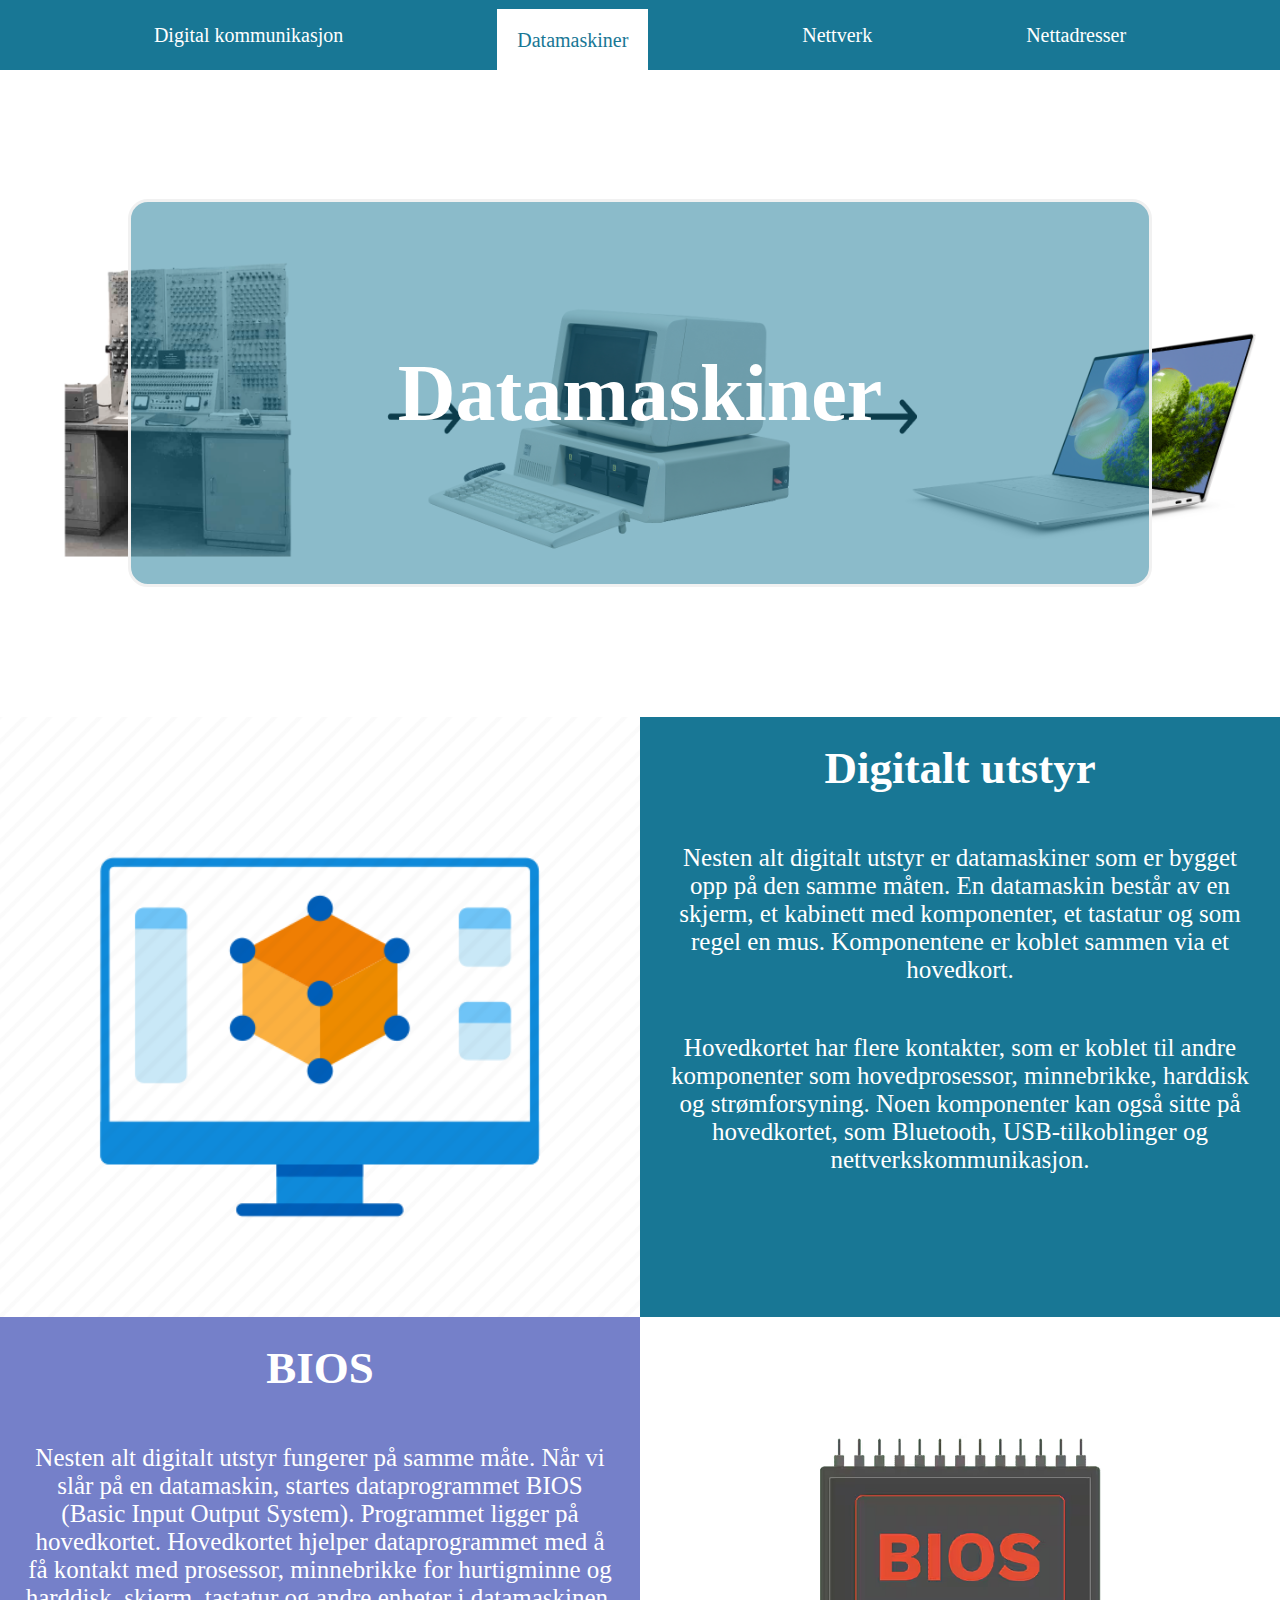
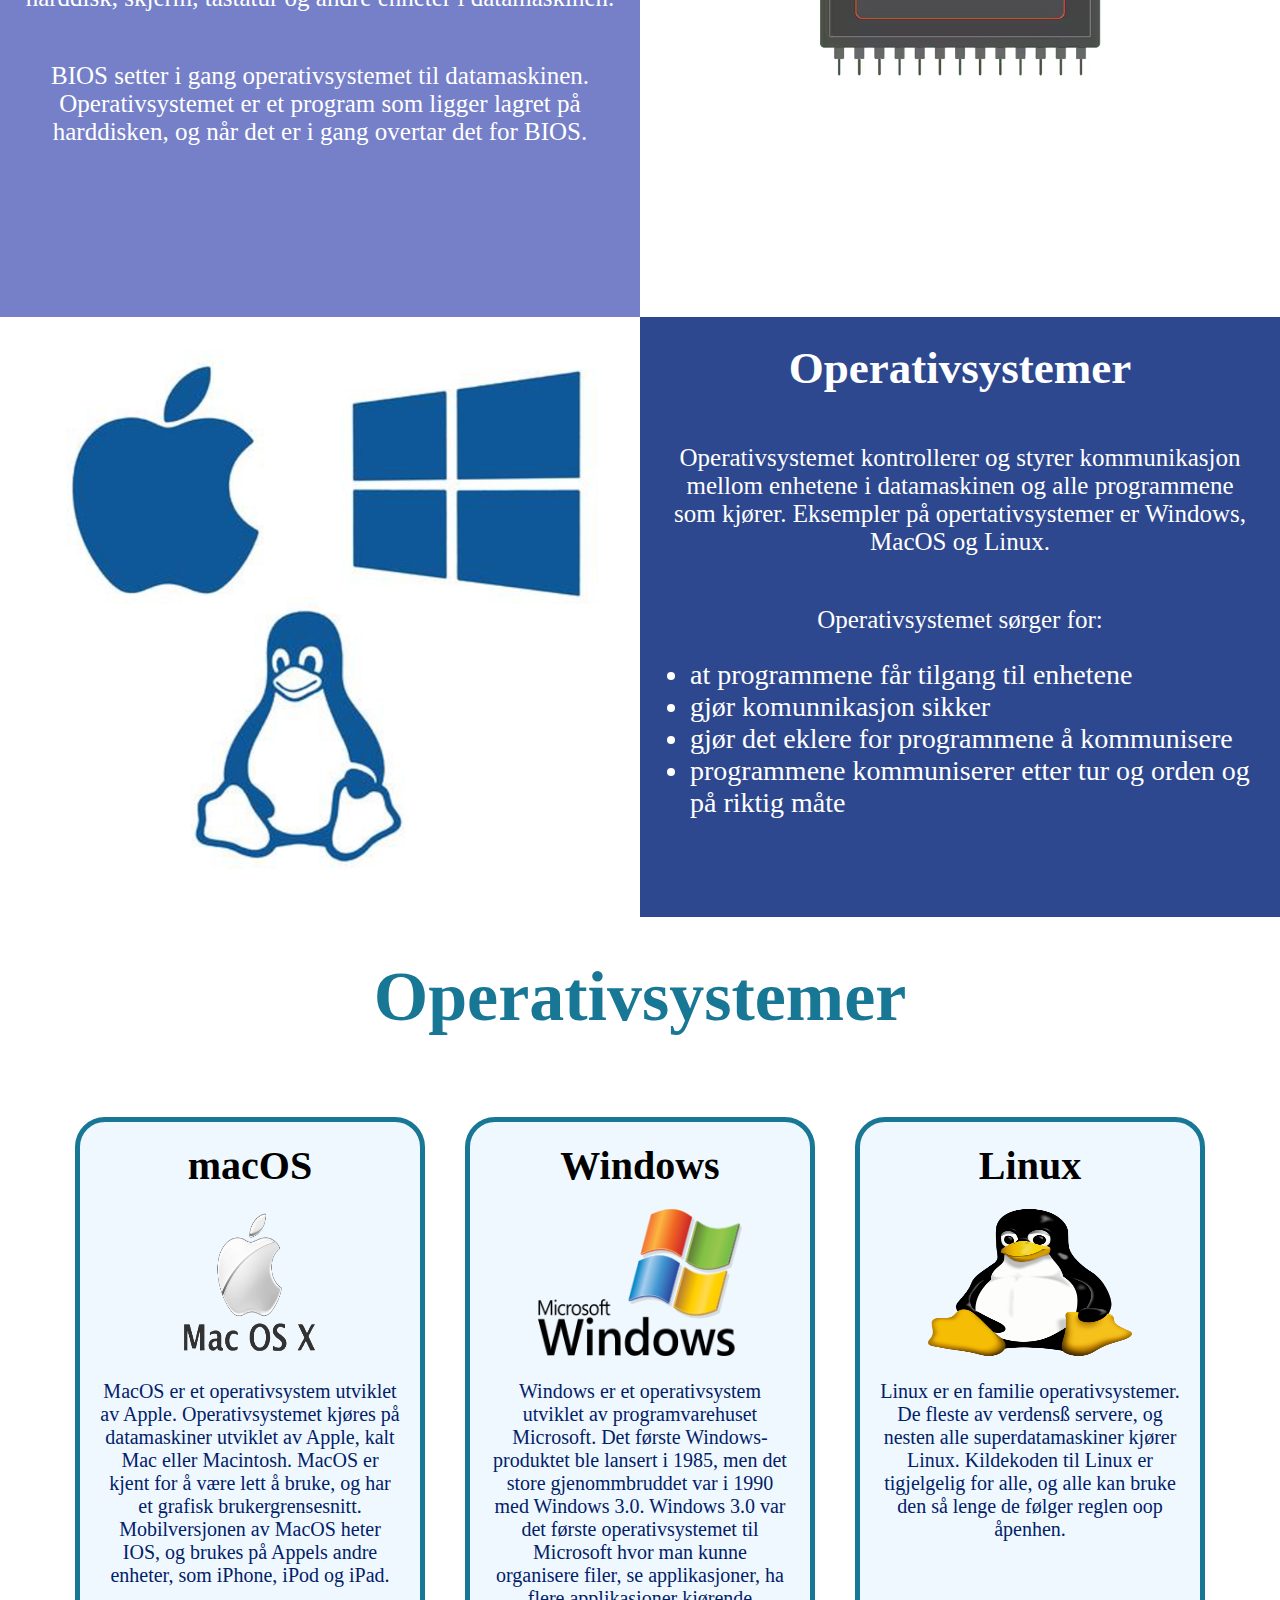
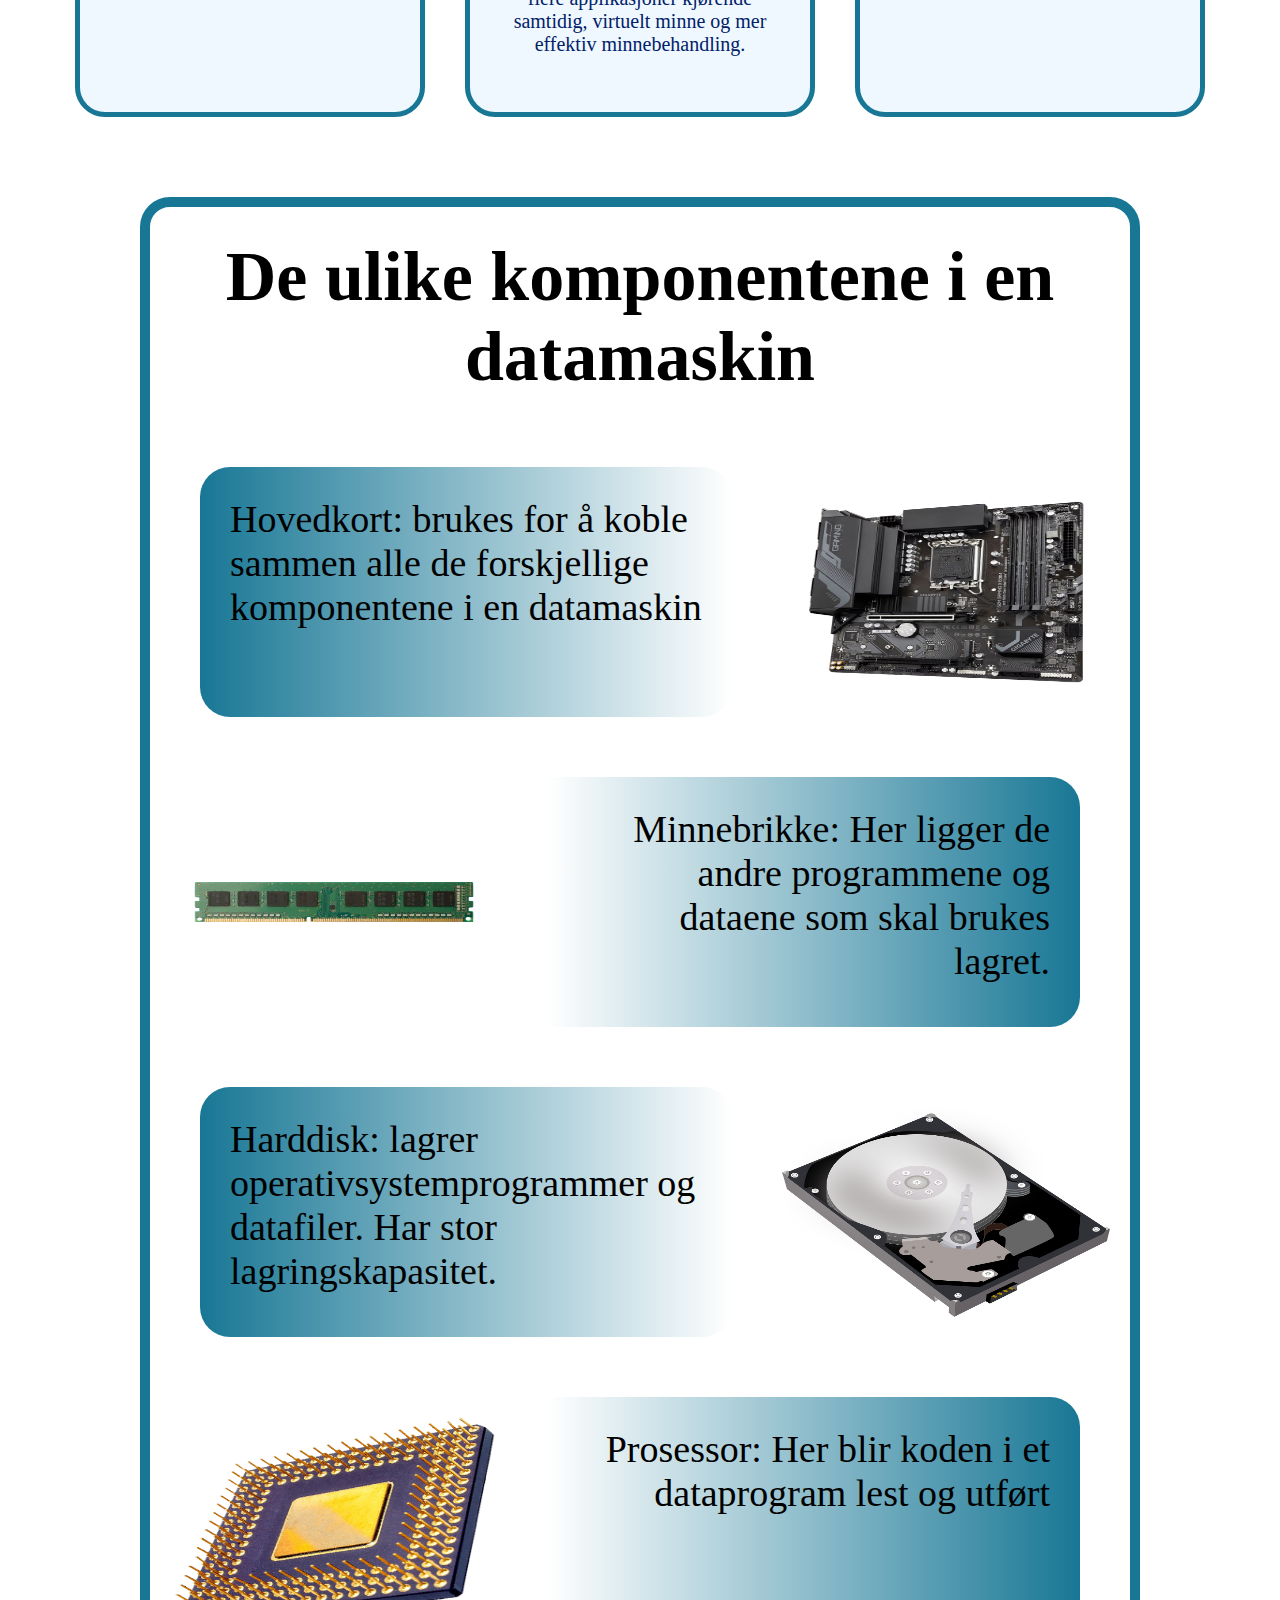
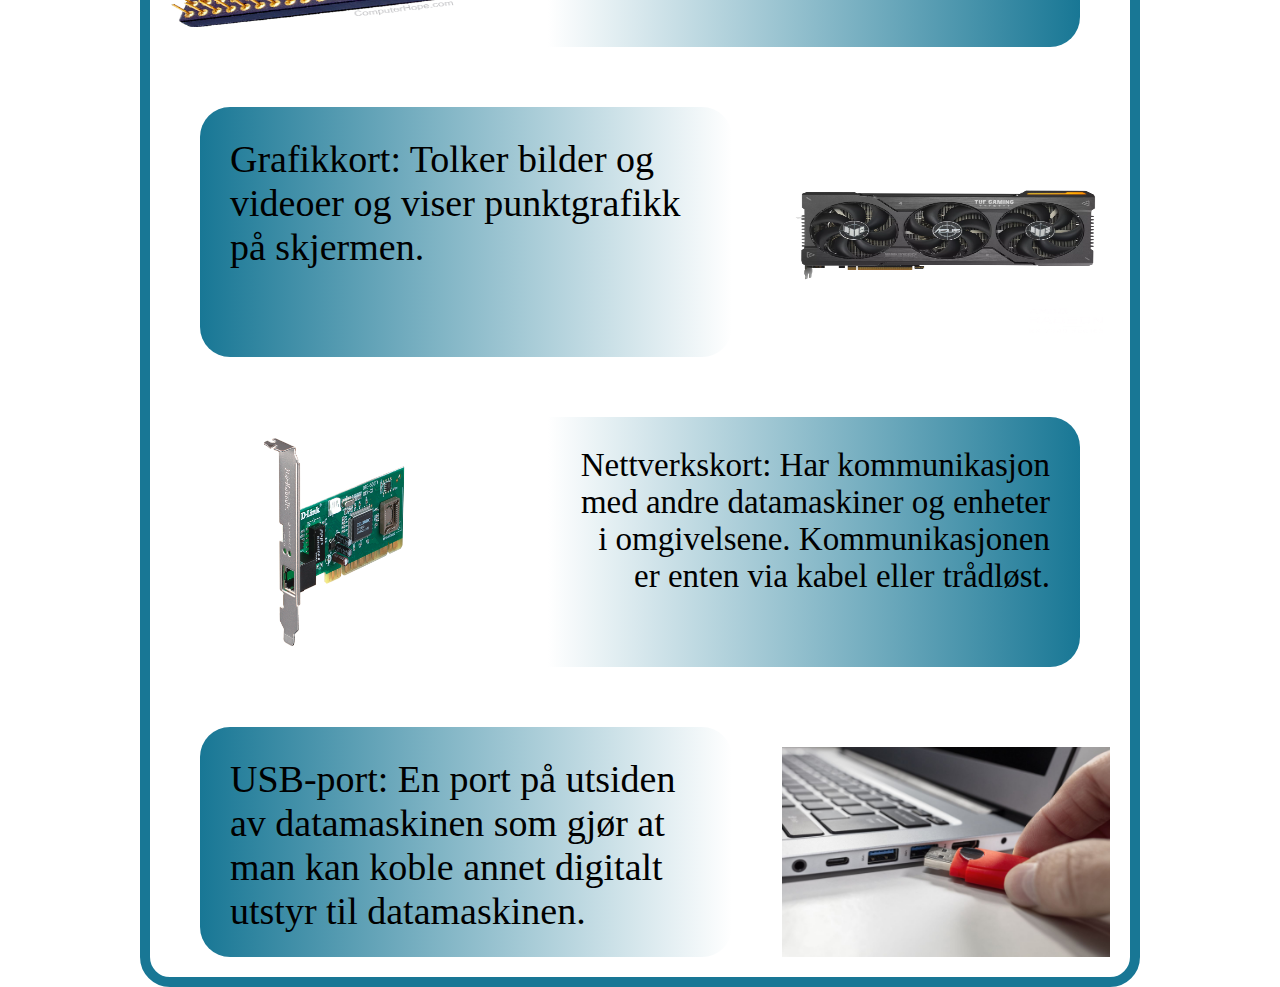
<file: datamaskiner.html>
<!DOCTYPE html>
<html lang="en">

<head>
    <meta charset="UTF-8">
    <meta name="viewport" content="width=device-width, initial-scale=1.0">
    <title>Datamaskiner</title>
    <link rel="stylesheet" href="style.css">
</head>

<body>
    <header class="flex">

        <div>
            <a href="index.html">Digital kommunikasjon</a>
        </div>

        <div class="siden">
            <a href="datamaskiner.html">Datamaskiner</a>
        </div>

        <div>
            <a href="nettverk.html">Nettverk</a>
        </div>

        <div>
            <a href="nettadresse.html">Nettadresser</a>
        </div>

    </header>

    <div class="førsteside">
        <img src="bilderprosjekt/datamskiner.png" class="bakgrunnsbildeM">
        <div class="tekstboks">
            <h1>Datamaskiner</h1>
        </div>
    </div>

    <div class="a1container">
        <div id="aboks1">
            <img src="bilderprosjekt/data.png" alt="pc">
        </div>
        <div id="aboks2">
            <h2>Digitalt utstyr</h2>
            <p>Nesten alt digitalt utstyr er datamaskiner som er bygget opp på den samme måten. En datamaskin består av
                en skjerm, et kabinett med komponenter, et tastatur og som regel en mus. Komponentene er koblet sammen via
                et hovedkort.</p>
            <p>Hovedkortet har flere kontakter, som er koblet til andre komponenter som hovedprosessor,
                minnebrikke, harddisk og strømforsyning. Noen komponenter kan også sitte på hovedkortet, som Bluetooth,
                USB-tilkoblinger og nettverkskommunikasjon. </p>
        </div>
        <div id="aboks3">
            <h2>BIOS</h2>
            <p>Nesten alt digitalt utstyr fungerer på samme måte. Når vi slår på en datamaskin, startes dataprogrammet
                BIOS (Basic Input Output System). Programmet ligger på hovedkortet. Hovedkortet hjelper dataprogrammet
                med å få kontakt med prosessor, minnebrikke for hurtigminne og harddisk, skjerm, tastatur og andre
                enheter i datamaskinen.</p>
            <p> BIOS setter i gang operativsystemet til datamaskinen. Operativsystemet er et
                program som ligger lagret på harddisken, og når det er i gang overtar det for BIOS. </p>
        </div>
        <div id="aboks4">
            <img src="bilderprosjekt/bios,png.avif" alt="bios" class="bios">
        </div>
        <div id="aboks5">
            <img src="bilderprosjekt/alle.png" alt="operativsystemer">
        </div>
        <div id="aboks6">
            <h2>Operativsystemer</h2>
            <p>Operativsystemet kontrollerer og styrer kommunikasjon mellom enhetene i datamaskinen og alle
                programmene som kjører. Eksempler på opertativsystemer er Windows, MacOS og Linux. </p>
            <p>Operativsystemet sørger for:</p>
            <ul>
                <li>at programmene får tilgang til enhetene </li>
                <li>gjør komunnikasjon sikker </li>
                <li>gjør det eklere for programmene å kommunisere</li>
                <li>programmene kommuniserer etter tur og orden og på riktig måte </li>
            </ul>
        </div>
    </div>

    <h2 class="blaskrift">Operativsystemer</h2>

    <div class="acontainer">
        <div class="littommeg">
            <h2>macOS</h2>
            <img src="bilderprosjekt/macOS.png">
            <p>MacOS er et operativsystem utviklet av Apple. Operativsystemet kjøres på datamaskiner utviklet av Apple,
                kalt Mac eller Macintosh. MacOS er kjent for å være lett å bruke, og har et grafisk brukergrensesnitt.
                Mobilversjonen av MacOS heter IOS, og brukes på Appels andre enheter, som iPhone, iPod og iPad.
            </p>
        </div>
        <div class="littommeg">
            <h2>Windows</h2>
            <img src="bilderprosjekt/windows.png">
            <p>Windows er et operativsystem utviklet av programvarehuset Microsoft. Det første Windows-produktet ble
                lansert i 1985, men det store gjenommbruddet var i 1990 med Windows 3.0. Windows 3.0 var det første
                operativsystemet til Microsoft hvor man kunne organisere filer, se applikasjoner, ha flere applikasjoner
                kjørende samtidig, virtuelt minne og mer effektiv minnebehandling. </p>
        </div>
        <div class="littommeg">
            <h2>Linux</h2>
            <img src="bilderprosjekt/linux.png">
            <p>Linux er en familie operativsystemer. De fleste av verdensß servere, og nesten alle superdatamaskiner
                kjører Linux. Kildekoden til Linux er tigjelgelig for alle, og alle kan bruke den så lenge de følger
                reglen oop åpenhen. </p>
        </div>
    </div>

    <div>
        <div></div>
    </div>

    <div class="bcontainer">
        <div id="bboks1">
            <h1>De ulike komponentene i en datamaskin</h1>
        </div>
        <div id="bboks2">
            <p>Hovedkort: brukes for å koble sammen alle de forskjellige komponentene i en datamaskin </p>
        </div>
        <div id="bboks3">
            <img src="bilderprosjekt/hovedkort2.jpg" alt="">
        </div>
        <div id="bboks4">
            <img src="bilderprosjekt/minnebrikke2.jpg" alt="">
        </div>
        <div id="bboks5">
            <p>Minnebrikke: Her ligger de andre programmene og dataene som skal brukes lagret. </p>
        </div>
        <div id="bboks6">
            <p>Harddisk: lagrer operativsystemprogrammer og datafiler. Har stor lagringskapasitet. </p>
        </div>
        <div id="bboks7">
            <img src="bilderprosjekt/harddisk.png" alt="">
        </div>
        <div id="bboks8">
            <img src="bilderprosjekt/processor.png" alt="">
        </div>
        <div id="bboks9">
            <p>Prosessor: Her blir koden i et dataprogram lest og utført </p>
        </div>
        <div id="bboks10">
            <p>Grafikkort: Tolker bilder og videoer og viser punktgrafikk på skjermen.</p>
        </div>

        <div id="bboks11">
            <img src="bilderprosjekt/grafikkort.jpg" alt="">
        </div>
        <div id="bboks12">
            <img src="bilderprosjekt/nettverkskort.jpg" alt="">
        </div>
        <div id="bboks13">
            <p>Nettverkskort: Har kommunikasjon med andre datamaskiner og enheter i omgivelsene. Kommunikasjonen er
                enten via kabel eller trådløst.</p>
        </div>
        <div id="bboks14">
            <p>USB-port: En port på utsiden av datamaskinen som gjør at man kan koble annet digitalt utstyr til
                datamaskinen. </p>
        </div>
        <div id="bboks15">
            <img src="bilderprosjekt/USBPort.jpg" alt="">
        </div>
    </div>
</body>

</html>
</file>
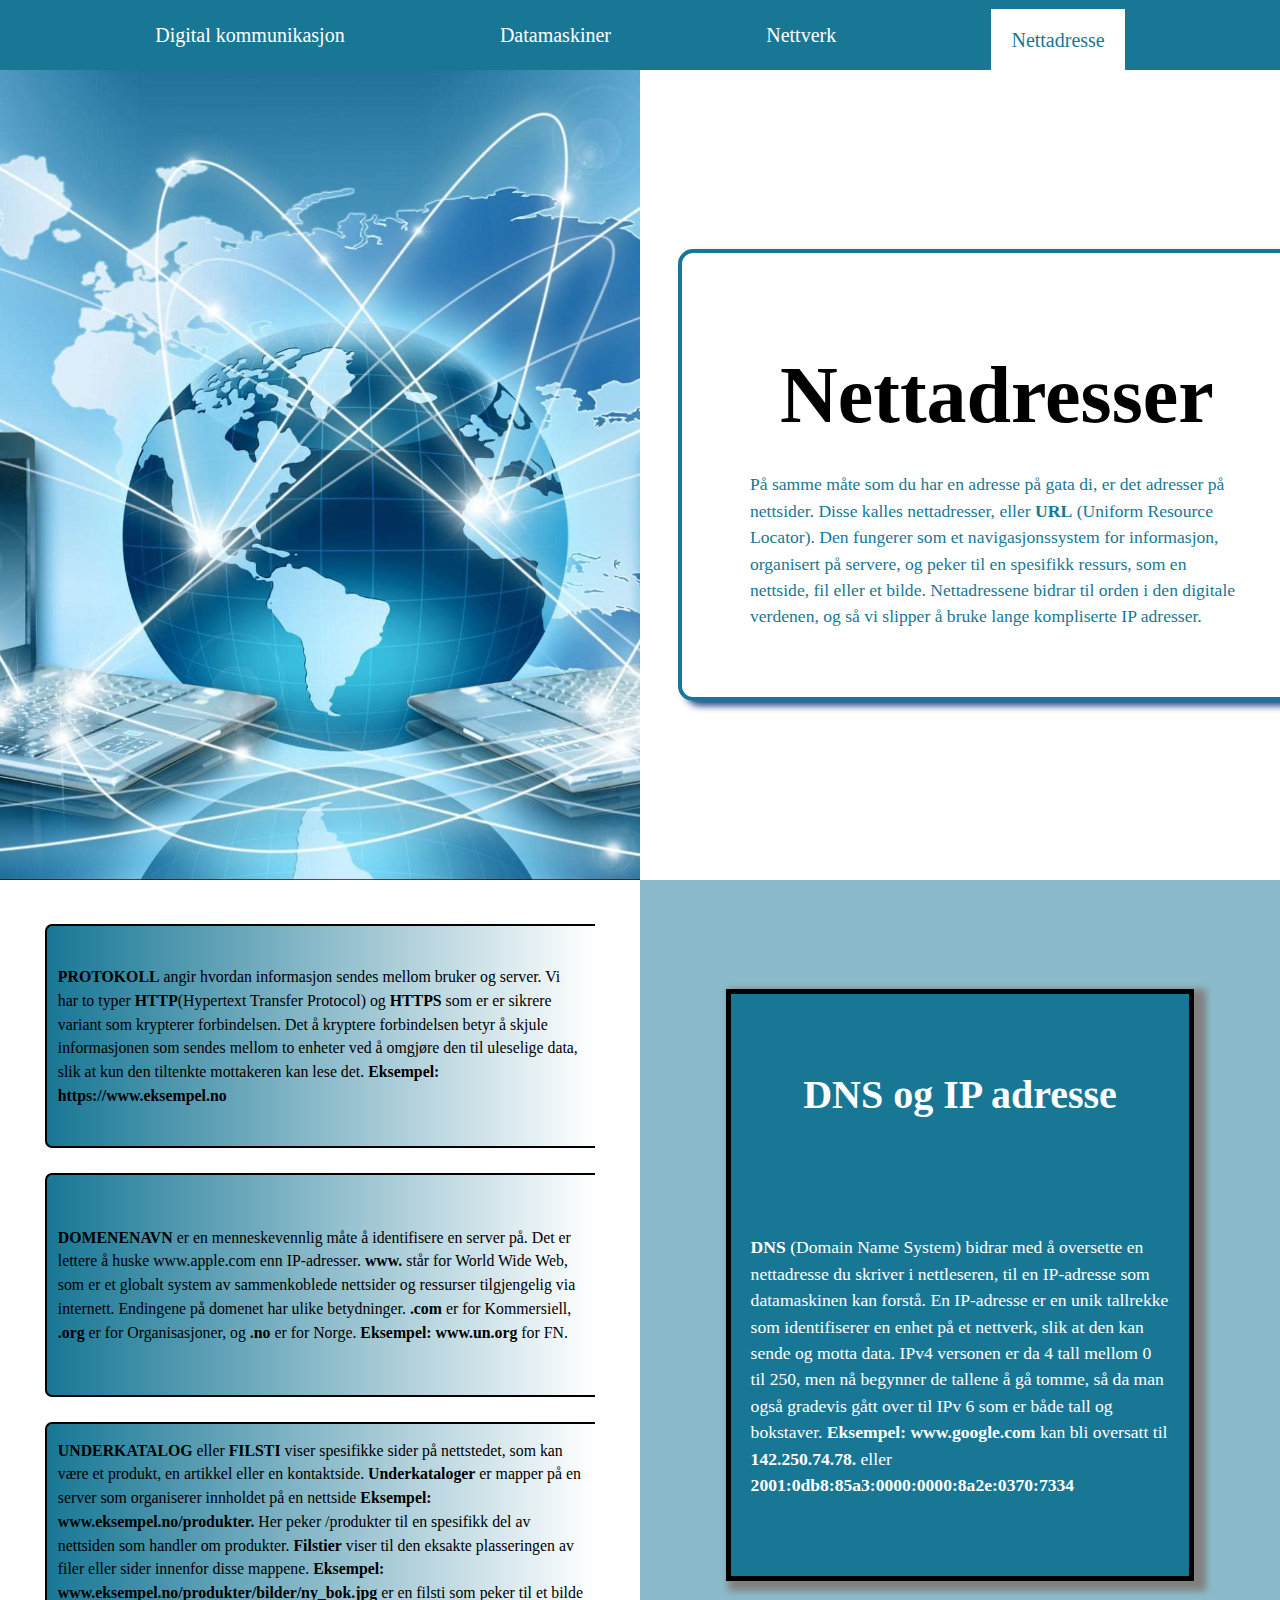
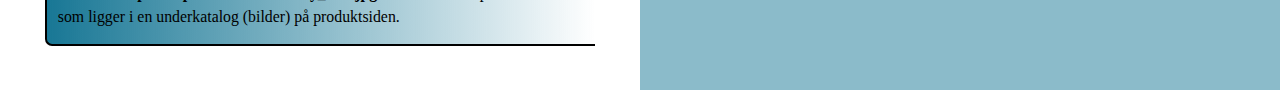
<file: nettadresse.html>
<!DOCTYPE html>
<html lang="en">

<head>
    <meta charset="UTF-8">
    <meta name="viewport" content="width=device-width, initial-scale=1.0">
    <title>Nettadresser</title>
    <link rel="stylesheet" href="style.css">
</head>

<body>
    <header class="flex">

        <div>
            <a href="index.html">Digital kommunikasjon</a>
        </div>

        <div>
            <a href="datamaskiner.html">Datamaskiner</a>
        </div>

        <div>
            <a href="nettverk.html">Nettverk</a>
        </div>

        <div class="siden">
            <a href="nettadresse.html">Nettadresse</a>
        </div>

    </header>

    <main>
        <section class="url">
            <div id="slide1">
                <img class="wwwbilde" src="bilderprosjekt/www.jpg" alt="">
            </div>
            <div id="slide2">
                <div>
                  <h1>Nettadresser</h1>
                  <p>
                        På samme måte som du har en adresse på gata di, er det adresser på nettsider. Disse kalles nettadresser,
                        eller <b>URL</b> (Uniform Resource Locator). Den fungerer som et navigasjonssystem for informasjon, organisert på servere, 
                        og peker til en spesifikk ressurs, som en nettside, fil eller et bilde. Nettadressene bidrar til orden i den digitale verdenen, 
                        og så vi slipper å bruke lange kompliserte IP adresser.
                    </p>
                </div>
            </div>
            <div id="slide3">
                <div>
                    <p>
                        <b>PROTOKOLL</b> angir hvordan informasjon sendes mellom bruker og server. Vi har to typer <b>HTTP</b>(Hypertext Transfer Protocol) 
                        og <b>HTTPS</b> som er er sikrere variant som krypterer forbindelsen. Det å kryptere forbindelsen betyr å skjule informasjonen som 
                        sendes mellom to enheter ved å omgjøre den til uleselige data, slik at kun den tiltenkte mottakeren kan lese det. 
                        <b>Eksempel: https://www.eksempel.no</b>
                    </p>
                </div>
                <div>
                    <p>
                        <b>DOMENENAVN</b> er en menneskevennlig måte å identifisere en server på. Det er lettere å huske www.apple.com enn IP-adresser. 
                        <b>www.</b> står for World Wide Web, som er et globalt system av sammenkoblede nettsider og ressurser tilgjengelig via internett.
                        Endingene på domenet har ulike betydninger. <b>.com</b> er for Kommersiell, <b>.org</b> er for Organisasjoner, og <b>.no</b> er for Norge.
                        <b>Eksempel: www.un.org</b> for FN.
                    </p>
                </div>
                <div>
                    <p>
                        <b>UNDERKATALOG</b> eller <b>FILSTI</b> viser spesifikke sider på nettstedet, som kan være et produkt, en artikkel eller en kontaktside. 
                        <b>Underkataloger</b> er mapper på en server som organiserer innholdet på en nettside <b>Eksempel: www.eksempel.no/produkter.</b> Her peker /produkter til en spesifikk del av nettsiden som handler om produkter.
                        <b>Filstier</b> viser til den eksakte plasseringen av filer eller sider innenfor disse mappene. <b>Eksempel: www.eksempel.no/produkter/bilder/ny_bok.jpg</b> 
                        er en filsti som peker til et bilde som ligger i en underkatalog (bilder) på produktsiden.
                    </p>
                </div>
            </div>
            <div id="slide4">
                <div>
                    <h2>DNS og IP adresse</h2>
                    <p>
                        <b>DNS</b> (Domain Name System) bidrar med å oversette en nettadresse du skriver i nettleseren, til en IP-adresse som datamaskinen kan forstå. 
                        En IP-adresse er en unik tallrekke som identifiserer en enhet på et nettverk, slik at den kan sende og motta data. IPv4 versonen er da 4 tall mellom 0 til 250,
                        men nå begynner de tallene å gå tomme, så da man også gradevis gått over til IPv 6 som er både tall og bokstaver.
                        <b>Eksempel: www.google.com</b> kan bli oversatt til <b>142.250.74.78.</b> eller <b>2001:0db8:85a3:0000:0000:8a2e:0370:7334</b>
                    </p>
                </div>
            </div>
            <!--
            <div id="slide5">
                <p>
                    masse tekst
                </p>
            </div>
            -->
        </section>

    </main>
</body>

</html>
</file>
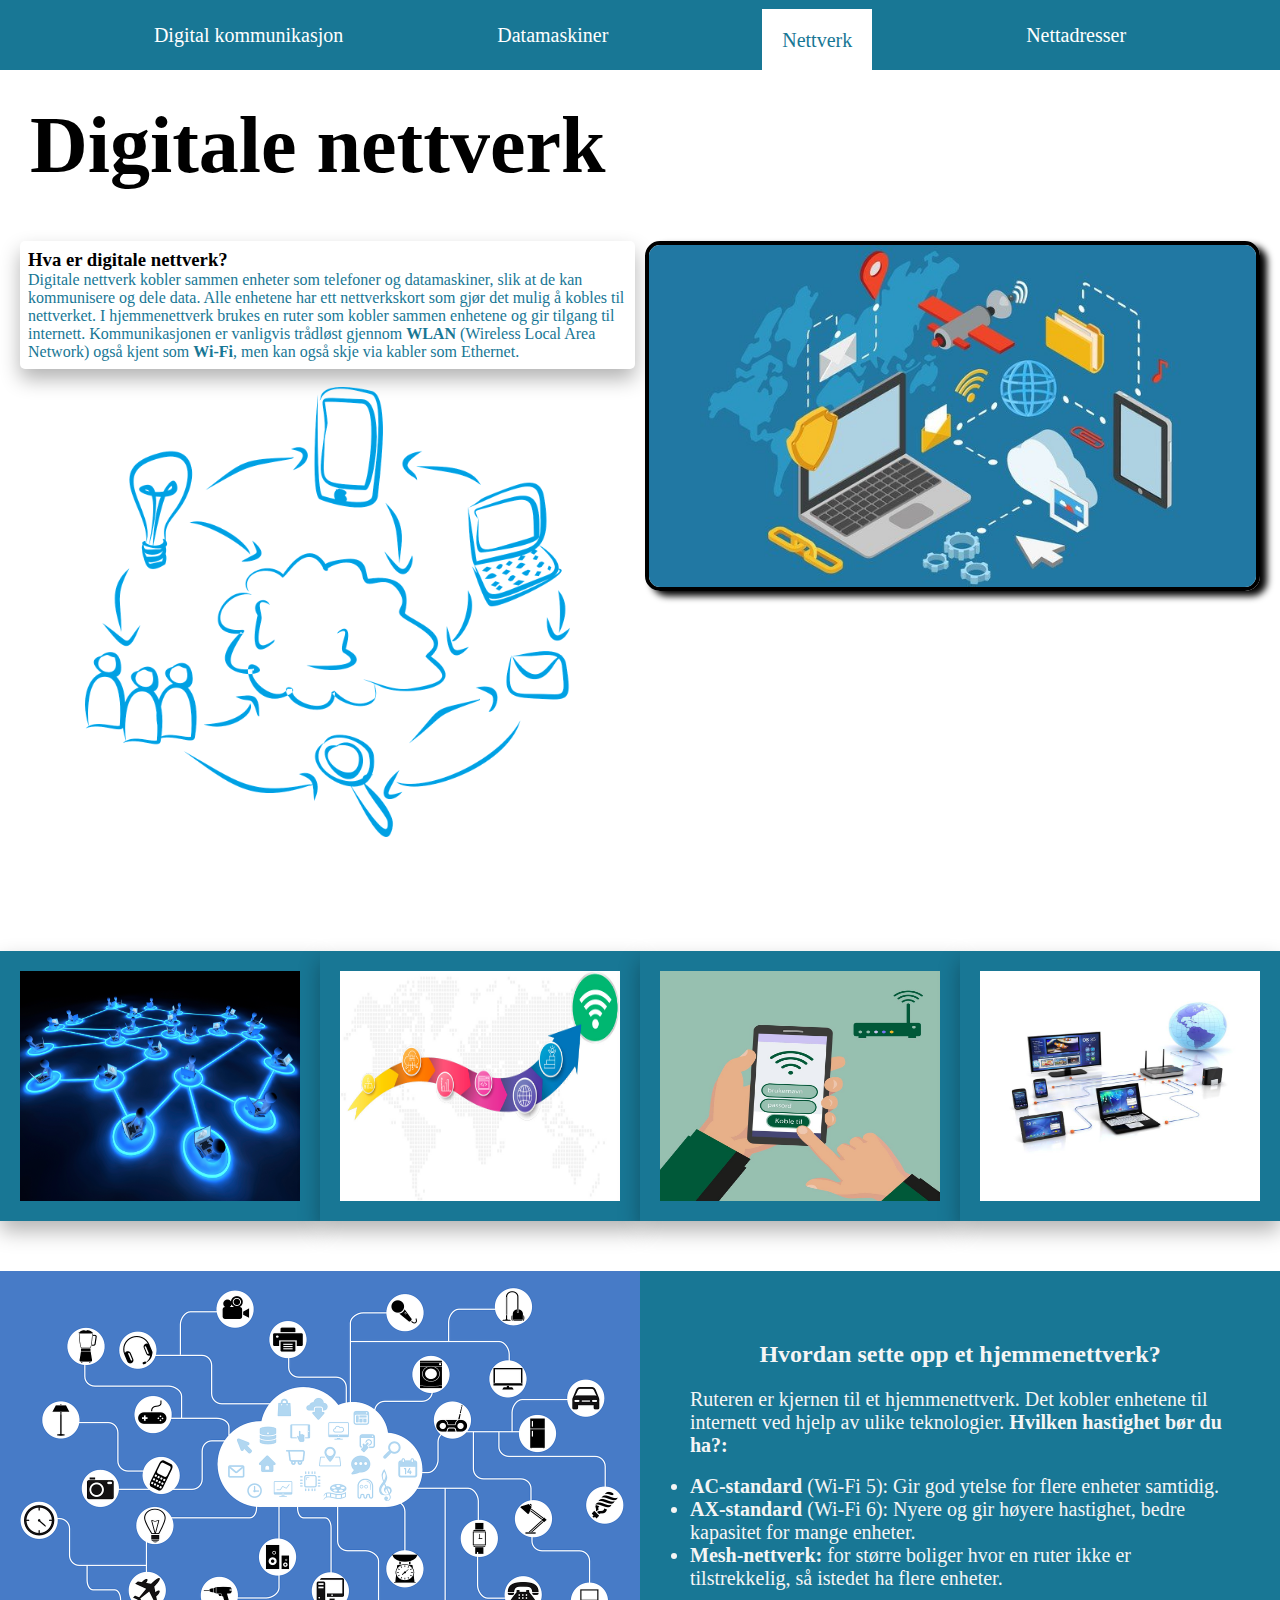
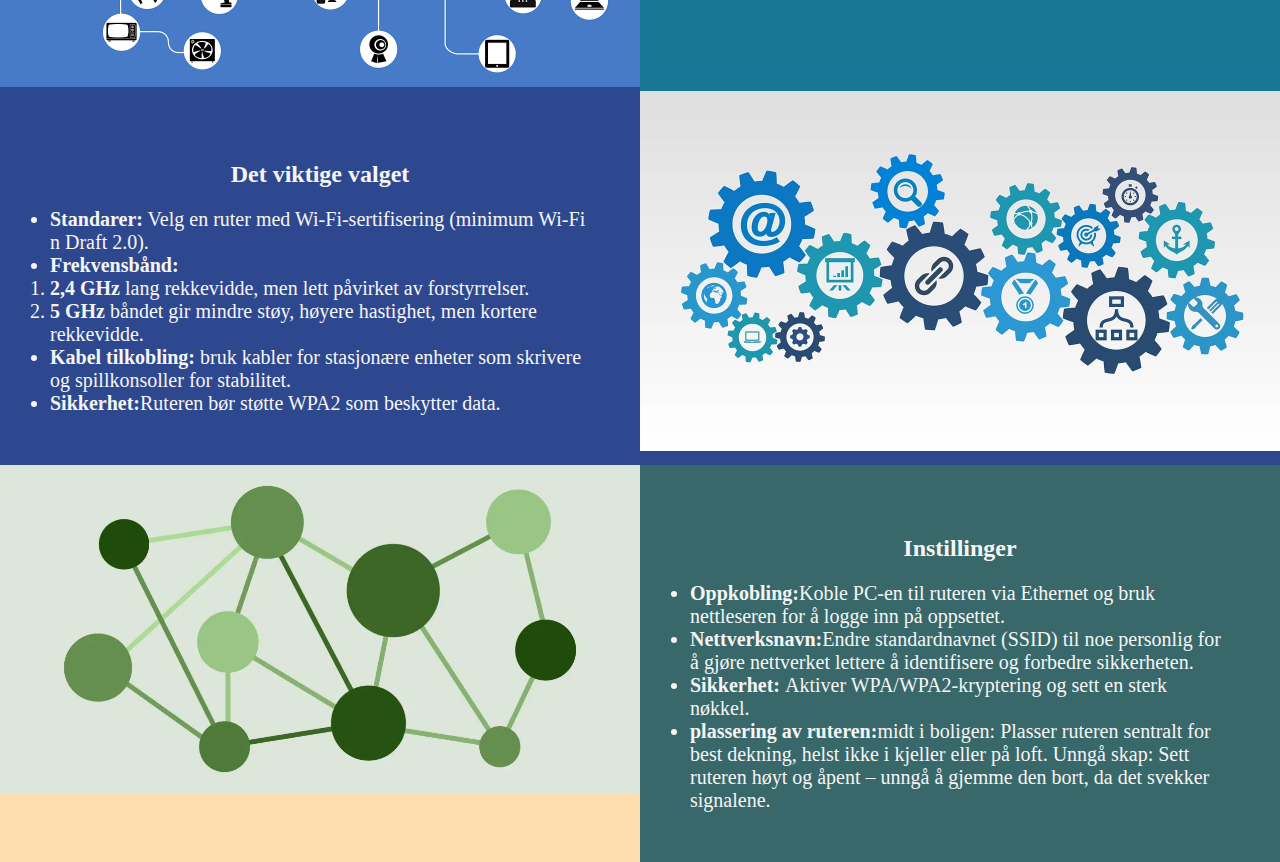
<file: nettverk.html>
<!DOCTYPE html>
<html lang="en">

<head>
    <meta charset="UTF-8">
    <meta name="viewport" content="width=device-width, initial-scale=1.0">
    <title>Document</title>
    <link rel="stylesheet" href="style.css">
</head>

<body>
    <header class="flex">

        <div>
            <a href="index.html">Digital kommunikasjon</a>
        </div>

        <div>
            <a href="datamaskiner.html">Datamaskiner</a>
        </div>

        <div class="siden">
            <a href="nettverk.html">Nettverk</a>
        </div>

        <div>
            <a href="nettadresse.html">Nettadresser</a>
        </div>

    </header>

    <h1>Digitale nettverk</h1>

    <main class="nett">
        <div class="tekst1">
            <div class="skygge">
                <h3>Hva er digitale nettverk?</h3>
                <p>Digitale nettverk kobler sammen enheter som telefoner og datamaskiner, slik at de kan kommunisere og dele data. Alle enhetene har ett nettverkskort som gjør det mulig å kobles til nettverket. I hjemmenettverk brukes en ruter som kobler sammen enhetene og gir tilgang til internett. Kommunikasjonen er vanligvis trådløst gjennom <b>WLAN</b> (Wireless Local Area Network) også kjent som <b>Wi-Fi</b>, men kan også skje via kabler som Ethernet. </p>
            </div>
            <br>
            <img id="bilde2" src="bilderprosjekt/nettverk7.png" alt="">
        </div>

        <div class="bilde1">
            <img src="bilderprosjekt/nettverk-2.jpg" alt="">
        </div>
    </main>

        <div class="rad">
            <img src="bilderprosjekt/nettverk3.jpg" alt="">
            <img src="bilderprosjekt/nettverk4.jpg" alt="">
            <img src="bilderprosjekt/nettverk5.jpg" alt="">
            <img src="bilderprosjekt/nettverk6.jpeg" alt="">
        </div>
        
    
        <div class="del2">
            <div class="en">
                <img src="bilderprosjekt/nettverk9.png" alt="">
            </div>

            <div class="to"> 
                <h2>Hvordan sette opp et hjemmenettverk?</h2>
                <p class="liste">Ruteren er kjernen til et hjemmenettverk. Det kobler enhetene til internett ved hjelp av ulike teknologier. <b>Hvilken hastighet bør du ha?:</b> </p>
                    <br>
                    <ul class="liste">
                        <li><b>AC-standard</b> (Wi-Fi 5): Gir god ytelse for flere enheter samtidig.</li>
                        <li><b>AX-standard</b> (Wi-Fi 6): Nyere og gir høyere hastighet, bedre kapasitet for mange enheter.</li>
                        <li><b>Mesh-nettverk: </b> for større boliger hvor en ruter ikke er tilstrekkelig, så istedet ha flere enheter.</li>
                    </ul>
                    <br>    
               
            </div>

            <div class="tre"> 
                <h2>Det viktige valget</h2>
                <ul class="liste">
                    <li><b>Standarer:</b> Velg en ruter med Wi-Fi-sertifisering (minimum Wi-Fi n Draft 2.0).
                    <li><b>Frekvensbånd:</b></li>
                        <ol>
                            <li><b>2,4 GHz</b> lang rekkevidde, men lett påvirket av forstyrrelser.</li>
                            <li><b>5 GHz</b> båndet gir mindre støy, høyere hastighet, men kortere rekkevidde.</li>
                        </ol>
                    <li><b>Kabel tilkobling:</b> bruk kabler for stasjonære enheter som skrivere og spillkonsoller for stabilitet.</li>
                    <li><b>Sikkerhet:</b>Ruteren bør støtte WPA2 som beskytter data.</li>
                    
                </ul>
            </div>

            <div class="fire">
                <img src="bilderprosjekt/nettverk10.jpg" alt="">
            </div>

            <div class="fem">
                <img src="bilderprosjekt/nettverk11.webp" alt="">
            </div>

            <div class="seks">
                <h2>Instillinger</h2>
                    <ul class="liste">
                        <li><b>Oppkobling:</b>Koble PC-en til ruteren via Ethernet og bruk nettleseren for å logge inn på oppsettet.</li>
                        <li><b>Nettverksnavn:</b>Endre standardnavnet (SSID) til noe personlig for å gjøre nettverket lettere å identifisere og forbedre sikkerheten.</li>
                        <li><b>Sikkerhet: </b>Aktiver WPA/WPA2-kryptering og sett en sterk nøkkel.</li>
                        <li><b>plassering av ruteren:</b>midt i boligen: Plasser ruteren sentralt for best dekning, helst ikke i kjeller eller på loft. Unngå skap: Sett ruteren høyt og åpent – unngå å gjemme den bort, da det svekker signalene.</li>
                    </ul>
            </div>
       </div>

</body>

</html>
</file>
<file: style.css>
* {
    margin: 0;
    padding: 0;
    box-sizing: border-box;
}

img {
    width: 100%;
}

:root {
    /* CSS HEX */
    /* CSS HEX */
    --glaucous: #7580c9ff;
    --smoky-black: #191308ff;
    --marian-blue: #2e488fff;
    --marian-blu: rgb(122, 129, 147);
    --plum-web: #d196d2ff;
    --rich-black: #010217ff;
    --blue-ncs: rgb(75, 37, 189);
    --cerulean: #187795ff;
    --caribbean-current: #38686aff;
    --ash-gray: #a3b4a2ff;
    --dun: #cdc6aeff;
}

header {
    height: 70px;
    background-color: var(--cerulean);
}

a {
    color: white;
    text-decoration: none;
    font-size: 20px;
}

a:hover {
    color: white;
}

p {
    color: var(--cerulean);
}


.flex {
    display: flex;
    flex-direction: row;
    justify-content: space-evenly;
    align-items: center;
}

.siden {
    color: aqua;
    background-color: white;
    padding: 20px;
    margin-top: 10px;


}

.siden a {
    color: var(--cerulean);
}

h1 {
    margin: auto;
    padding: 30px;
    font-size: 80px;

}



.bcontainer {
    width: 1000px;
    margin: auto;
    display: grid;
    grid-template-columns: 2fr 1fr 2fr;
    grid-template-rows: 200px 250px 250px 250px 250px 250px 250px 250px;
    gap: 30px;
    row-gap: 60px;
    font-size: 43px;
    border: solid 10px #187795ff;
    border-radius: 30px;
}

.bcontainer img {
    height: 100%;
    margin: auto;
    padding: 20px;
}

.bcontainer p {
    margin: 30px;
    color: black;
    font-size: 38px;
}

#bboks1 {
    grid-column: 1/4;
    grid-row: 1/2;
    text-align: center;
}

#bboks2 {
    grid-column: 1/3;
    grid-row: 2/3;

}

#bboks3 {
    grid-column: 3/4;
    grid-row: 2/3;
}

#bboks4 {
    grid-column: 1/2;
    grid-row: 3/4;
}

#bboks5 {
    grid-column: 2/4;
    grid-row: 3/4;
    text-align: right;
}

#bboks6 {
    grid-column: 1/3;
    grid-row: 4/5;

}

#bboks7 {
    grid-column: 3/4;
    grid-row: 4/5;
}

#bboks8 {
    grid-column: 1/2;
    grid-row: 5/6;
}

#bboks9 {
    grid-column: 2/4;
    grid-row: 5/6;
    text-align: right;
}

#bboks10 {
    grid-column: 1/3;
    grid-row: 6/7;
}

#bboks11 {
    grid-column: 3/4;
    grid-row: 6/7;
}

#bboks12 {
    grid-column: 1/2;
    grid-row: 7/8;
}

#bboks13 {
    grid-column: 2/4;
    grid-row: 7/8;
    text-align: right;
}

#bboks14 {
    grid-column: 1/3;
    grid-row: 8/9;
    margin-bottom: 20px;
}

#bboks15 {
    grid-column: 3/4;
    grid-row: 8/9;

}

#bboks2,
#bboks6,
#bboks10,
#bboks14 {
    background-image: linear-gradient(to right, #187795ff, white);
    margin-left: 50px;
    border-radius: 30px;
    /*border-radius: 30px 0px 0px 30px;*/
}

#bboks5,
#bboks9,
#bboks13 {
    background-image: linear-gradient(to left, #187795ff, white);
    margin-right: 50px;
    border-radius: 0px 30px 30px 0px;

}

.bcontainer h1 {
    font-size: 70px;
}

#bboks13 p {
    font-size: 33px;
}

.førsteside {
    position: relative;
}

.bakgrunnsbildeM {
    width: 100%;
}

.tekstboks {
    background-color: rgb(24, 119, 149, 0.5);
    color: white;
    border: 3px solid #f1f1f1;
    border-radius: 20px;
    position: absolute;
    top: 50%;
    left: 50%;
    transform: translate(-50%, -50%);
    z-index: 2;
    width: 80%;
    height: 60%;
    padding: 100px;
    text-align: center;
}

.tekstboks h1 {
    position: absolute;
    top: 50%;
    left: 50%;
    transform: translate(-50%, -50%);
    z-index: 2;
}

.acontainer {
    display: flex;
    flex-direction: row;
    justify-content: center;
}

.littommeg {

    display: inline-block;
    width: 350px;
    height: 600px;
    border: 5px solid #187795ff;
    margin: 20px;
    margin-top: 80px;
    margin-bottom: 80px;
    background-color: #F0F8FF;
    text-align: center;
    vertical-align: middle;
    border-radius: 30px;

}

.littommeg img {
    height: 25%;
    width: 60%;
}

.littommeg p {
    font-size: 20px;
    color: #012169;
    margin: 10px;
    padding: 10px;
}

.littommeg h2 {
    padding: 20px;
    font-size: 40px;
}

.blaskrift {
    font-size: 70px;
    color: #187795ff;
    padding-top: 40px;
    text-align: center;
}

.a1container {
    display: grid;
    grid-template-columns: 1fr 1fr;
    grid-template-rows: 600px 600px 600px;
    text-align: center;
}

.a1container p {
    color: white;
    font-size: 25px;
    padding: 25px;
    text-align: center;
    margin: auto;
}


.a1container h2 {
    color: white;
    font-size: 45px;
    padding: 25px;
    margin: auto;
}

.a1container ul {
    color: white;
    margin-left: 50px;
    font-size: 28px;
    text-align: left;
}

#aboks1 {
    grid-column: 1/2;
    grid-row: 1/2;
}

#aboks2 {
    grid-column: 2/3;
    grid-row: 1/2;
    background-color: #187795ff;
}

#aboks3 {
    grid-column: 1/2;
    grid-row: 2/3;
    background-color: var(--glaucous);
}

#aboks4 {
    grid-column: 2/3;
    grid-row: 2/3;
}

#aboks5 {
    grid-column: 1/2;
    grid-row: 3/4;
}

#aboks6 {
    grid-column: 2/3;
    grid-row: 3/4;
    background-color: #2e488fff;
}

.bios {
    margin-top: 15%;
}

@media(max-width:970px) {
    .a1container {
        width: 100%;
        display: flex;
        flex-direction: column;
        justify-content: center;
        align-items: center;
        row-gap: 20px;
    }

    .a1container * {
        width: 90%;
    }
}

@media(max-width:1014px) {
    .acontainer {
        flex-direction: column;
        align-items: center;
    }

    .acontainer>* {
        width: 70%;
        height: fit-content;
    }

    .acontainer img {
        width: 35%;
    }


    .bcontainer img {
        width: 60%;
    }

    .bcontainer {
        width: 100%;
        display: flex;
        flex-direction: column;
        justify-content: center;
        align-items: center;
        row-gap: 20px;
    }



}





.nett {
    width: 100%;
    display: grid;
    grid-template-columns: 1fr 10px 1fr;
    justify-content: start;
    height: 70vh;
    padding: 20px;
}


.tekst1 {
    grid-column: 1/2;
}

.skygge {
    box-shadow: 0 10px 20px rgba(0, 0, 0, 0.3);
    padding: 8px;
    border-radius: 5px;
}

#bilde2 {
    width: 100%;
    height: 450px;
    object-fit: contain;
}

.bilde1 {
    grid-column: 3/4;
    justify-content: center;
    width: 100%;
}

.bilde1 img {
    width: 100%;
    height: auto;
    border: 4px solid black;
    border-radius: 15px;
    box-shadow: 7px 5px 7px black;
    box-sizing: border-box;
}


.rad {
    display: flex;
    width: initial;
    height: 30vh;
    margin-bottom: 50px;
    margin-top: 100px;
}

.rad img {
    flex: 1;
    max-width: 25%;
    height: auto;
    border: solid var(--cerulean) 20px;
    transform: scale(1.0);
    /*Litt zoom ved hover */
    box-shadow: 0 10px 20px rgba(0, 0, 0, 0.3);


}

.del2 {
    display: grid;
    grid-template-columns: 1fr 1fr;
    grid-template-rows: auto auto auto;
    width: 100%;
}

.en {
    background-color: var(--marian-blue);
}

.to {
    background-color: var(--cerulean);
    padding: 50px;

}

.tre {
    background-color: var(--marian-blue);
    padding: 50px
}

.fire {
    background-color: var(--marian-blue);
}

.fem {
    background-color: navajowhite;
}

.seks {
    background-color: var(--caribbean-current);
    padding: 50px;
}

.del2 h2 {
    text-align: center;
    color: whitesmoke;
    padding: 20px;
}

.liste {
    font-size: 20px;
    color: whitesmoke;
}

@media (max-width:1200px) {
    .rad {
        padding-bottom: 50px;
        padding-top: 50px;
        height: 100%;
    }

    .del2 {
        grid-template-columns: 1fr;
        grid-template-rows: auto auto auto auto auto auto;
    }

    .en {
        grid-column: 1/2;
        grid-row: 1;
    }

    .to {
        grid-column: 1/2;
        grid-row: 2;
    }

    .tre {
        grid-column: 1/2;
        grid-row: 3;
    }

    .fire {
        grid-column: 1/2;
        grid-row: 4;
    }

    .fem {
        grid-column: 1/2;
        grid-row: 5;
    }

    .seks {
        grid-column: 1/2;
        grid-row: 6;
    }
}






.url {
    display: grid;
    grid-template-columns: 50% 50%;
    grid-template-rows: 90vh 90vh;
}

.url img {
    width: 100%;
    height: 100%;
    object-fit: cover;
    display: block;
}

.url p {
    line-height: 150%;
    font-size: 110%;
}

#slide1 {
    grid-column: 1/2;
    grid-row: 1/2;
    display: flex;
    flex-wrap: wrap;
    align-content: center;
}

#slide2 {
    grid-column: 2/3;
    grid-row: 1/2;
    display: flex;
    flex-wrap: wrap;
    align-content: center;
    padding: 6%;
}

#slide2 div {
    display: flex;
    flex-wrap: wrap;
    border: 4px solid var(--cerulean);
    border-radius: 15px;
    box-shadow: 7px 5px 7px var(--marian-blue);
    padding: 12%;
}

#slide3 {
    grid-column: 1/2;
    grid-row: 2/3;
    display: flex;
    flex-wrap: wrap;
    align-content: center;
    justify-content: space-around;
    flex-direction: column;
    align-content: center;
    padding: 7%;
    padding-top: 5%;
    padding-bottom: 5%;
}

#slide3 div {
    display: flex;
    align-items: center;
    border: 2px solid black;
    border-right: 0;
    width: 100%;
    height: auto;
    padding: 2%;
    border-top-left-radius: 7px;
    border-bottom-left-radius: 7px;
    background: linear-gradient(to right, var(--cerulean), rgba(0, 0, 0, 0))
}

#slide3 p {
    color: black;
}

#slide4 {
    grid-column: 2/3;
    grid-row: 2/3;
    display: flex;
    flex-wrap: wrap;
    align-content: center;
    justify-content: center;
    background-color: #18779580;
}

#slide4 div {
    border: 5px solid black;
    background-color: var(--cerulean);
    height: 73%;
    width: 73%;
    display: flex;
    flex-wrap: wrap;
    align-content: space-around;
    justify-content: center;
    padding: 3%;
    box-shadow: 7px 5px 7px 5px grey;
}

#slide4 p {
    color: white;
}

#slide4 h2 {
    color: white;
    font-size: 250%;
}

/*
#slide5 {
    grid-column: 1/3;
    grid-row: 3/4;
    display: flex;
    flex-wrap: wrap;
    align-content: center;
    background-color: var(--ash-gray);
}
*/

@media(max-width: 1500px) {
    #slide3 div {
        height: 30%;
        font-size: 90%;
    }
}

@media(max-width: 1250px) {
    .url {
        grid-template-columns: 100%;
        grid-template-rows: 90vh 90vh 90vh 90vh;
    }

    #slide2 {
        grid-column: 1/2;
        grid-row: 2/3;
    }

    #slide3 {
        grid-column: 1/2;
        grid-row: 3/4;
    }

    #slide4 {
        grid-column: 1/2;
        grid-row: 4/5;
    }

    /*#slide5 {
        grid-column: 1/2;
        grid-row: 5/6;
    }*/
}

@media(max-width: 700px) {
    #slide2 {
        padding: 1%;
    }

    #slide2 div {
        padding: 3%;
    }

    #slide3 {
        padding: 1%;
    }

    #slide3 div {
        padding: 1%;
    }
}
</file>
